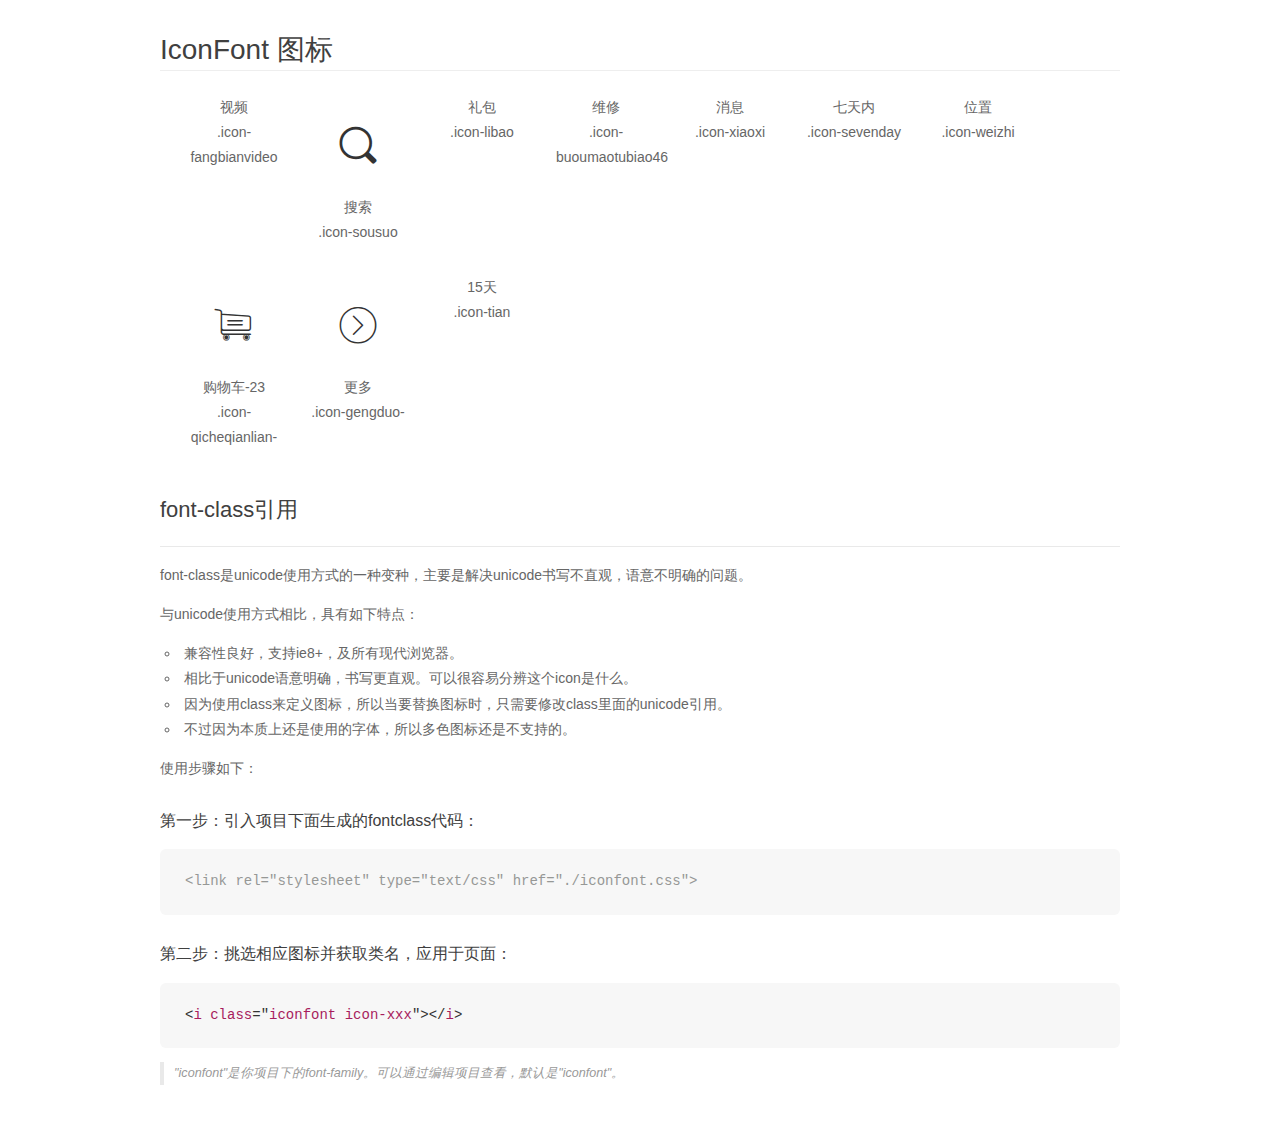
<file: font/demo_fontclass.html>
<!DOCTYPE html>
<html>
<head>
    <meta charset="utf-8"/>
    <title>IconFont</title>
    <link rel="stylesheet" href="demo.css">
    <link rel="stylesheet" href="iconfont.css">
</head>
<body>
    <div class="main markdown">
        <h1>IconFont 图标</h1>
        <ul class="icon_lists clear">
            
                <li>
                <i class="icon iconfont icon-fangbianvideo"></i>
                    <div class="name">视频</div>
                    <div class="fontclass">.icon-fangbianvideo</div>
                </li>
            
                <li>
                <i class="icon iconfont icon-sousuo"></i>
                    <div class="name">搜索</div>
                    <div class="fontclass">.icon-sousuo</div>
                </li>
            
                <li>
                <i class="icon iconfont icon-libao"></i>
                    <div class="name">礼包</div>
                    <div class="fontclass">.icon-libao</div>
                </li>
            
                <li>
                <i class="icon iconfont icon-buoumaotubiao46"></i>
                    <div class="name">维修</div>
                    <div class="fontclass">.icon-buoumaotubiao46</div>
                </li>
            
                <li>
                <i class="icon iconfont icon-xiaoxi"></i>
                    <div class="name">消息</div>
                    <div class="fontclass">.icon-xiaoxi</div>
                </li>
            
                <li>
                <i class="icon iconfont icon-sevenday"></i>
                    <div class="name">七天内</div>
                    <div class="fontclass">.icon-sevenday</div>
                </li>
            
                <li>
                <i class="icon iconfont icon-weizhi"></i>
                    <div class="name">位置</div>
                    <div class="fontclass">.icon-weizhi</div>
                </li>
            
                <li>
                <i class="icon iconfont icon-qicheqianlian-"></i>
                    <div class="name">购物车-23</div>
                    <div class="fontclass">.icon-qicheqianlian-</div>
                </li>
            
                <li>
                <i class="icon iconfont icon-gengduo-"></i>
                    <div class="name">更多</div>
                    <div class="fontclass">.icon-gengduo-</div>
                </li>
            
                <li>
                <i class="icon iconfont icon-tian"></i>
                    <div class="name">15天</div>
                    <div class="fontclass">.icon-tian</div>
                </li>
            
        </ul>

        <h2 id="font-class-">font-class引用</h2>
        <hr>

        <p>font-class是unicode使用方式的一种变种，主要是解决unicode书写不直观，语意不明确的问题。</p>
        <p>与unicode使用方式相比，具有如下特点：</p>
        <ul>
        <li>兼容性良好，支持ie8+，及所有现代浏览器。</li>
        <li>相比于unicode语意明确，书写更直观。可以很容易分辨这个icon是什么。</li>
        <li>因为使用class来定义图标，所以当要替换图标时，只需要修改class里面的unicode引用。</li>
        <li>不过因为本质上还是使用的字体，所以多色图标还是不支持的。</li>
        </ul>
        <p>使用步骤如下：</p>
        <h3 id="-fontclass-">第一步：引入项目下面生成的fontclass代码：</h3>


        <pre><code class="lang-js hljs javascript"><span class="hljs-comment">&lt;link rel="stylesheet" type="text/css" href="./iconfont.css"&gt;</span></code></pre>
        <h3 id="-">第二步：挑选相应图标并获取类名，应用于页面：</h3>
        <pre><code class="lang-css hljs">&lt;<span class="hljs-selector-tag">i</span> <span class="hljs-selector-tag">class</span>="<span class="hljs-selector-tag">iconfont</span> <span class="hljs-selector-tag">icon-xxx</span>"&gt;&lt;/<span class="hljs-selector-tag">i</span>&gt;</code></pre>
        <blockquote>
        <p>"iconfont"是你项目下的font-family。可以通过编辑项目查看，默认是"iconfont"。</p>
        </blockquote>
    </div>
</body>
</html>
</file>
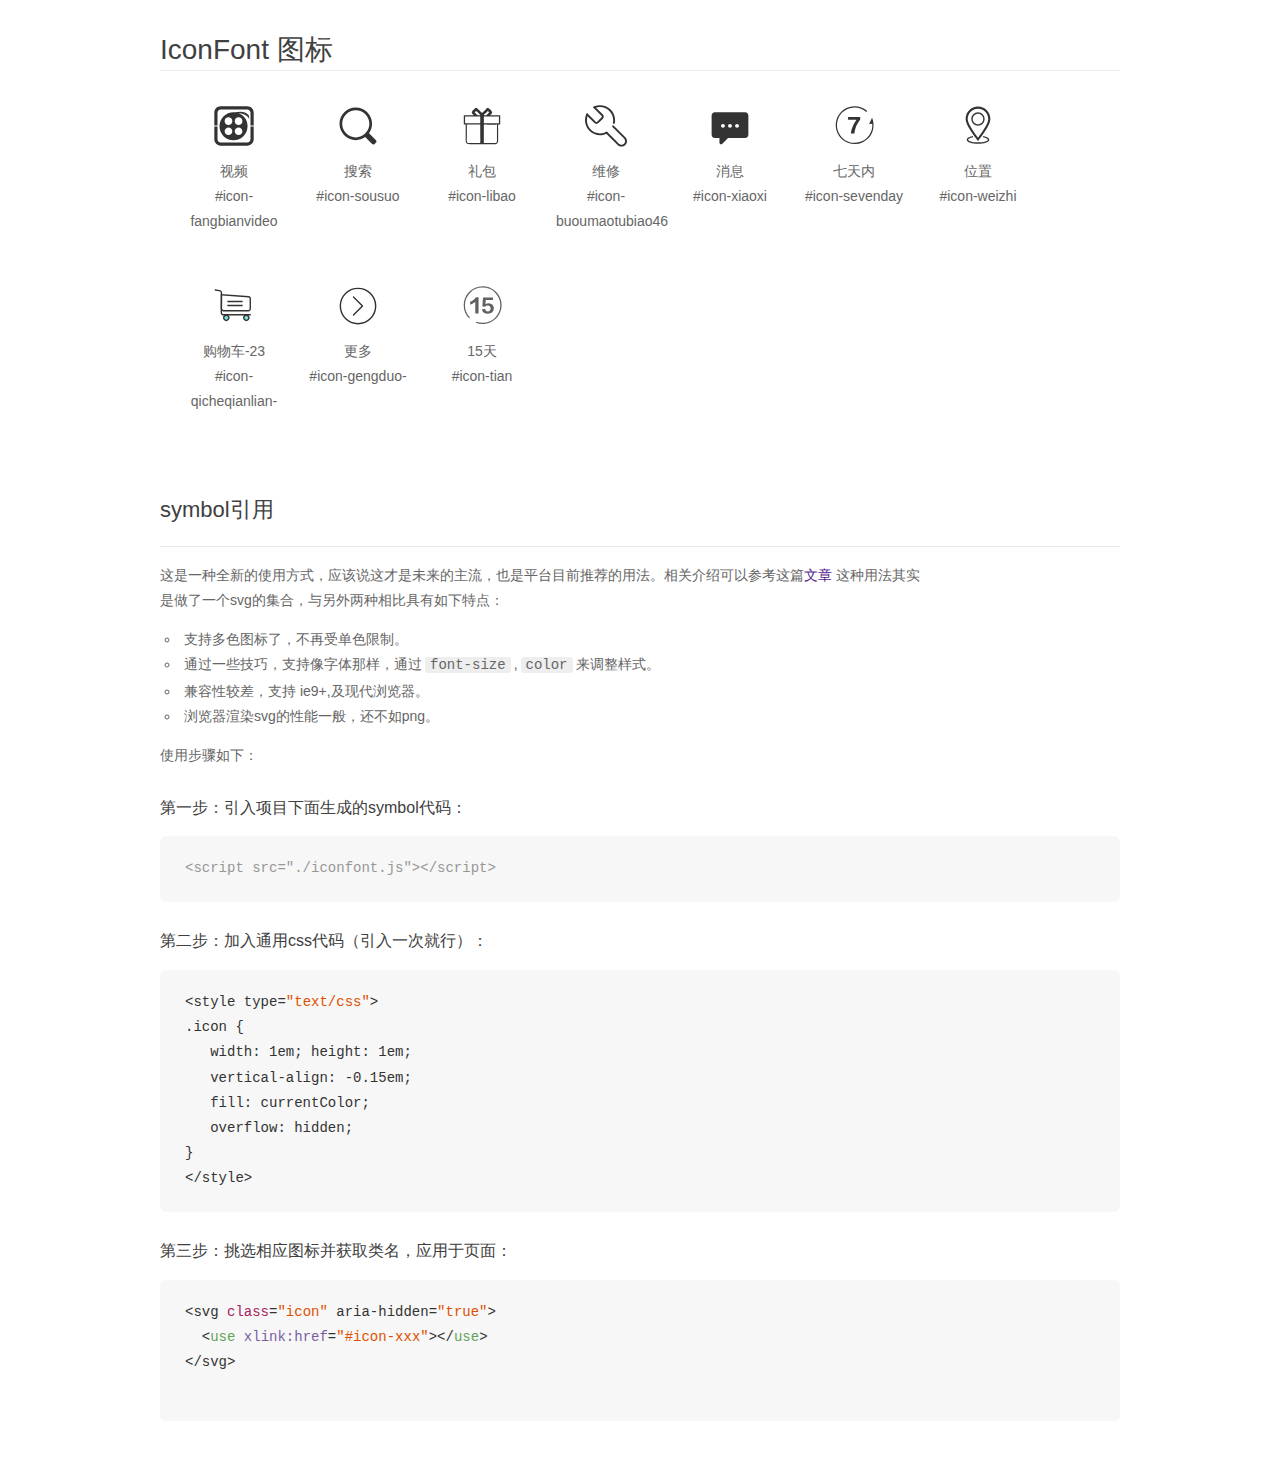
<file: font/demo_symbol.html>
<!DOCTYPE html>
<html>
<head>
    <meta charset="utf-8"/>
    <title>IconFont</title>
    <link rel="stylesheet" href="demo.css">
    <script src="iconfont.js"></script>

    <style type="text/css">
        .icon {
          /* 通过设置 font-size 来改变图标大小 */
          width: 1em; height: 1em;
          /* 图标和文字相邻时，垂直对齐 */
          vertical-align: -0.15em;
          /* 通过设置 color 来改变 SVG 的颜色/fill */
          fill: currentColor;
          /* path 和 stroke 溢出 viewBox 部分在 IE 下会显示
             normalize.css 中也包含这行 */
          overflow: hidden;
        }

    </style>
</head>
<body>
    <div class="main markdown">
        <h1>IconFont 图标</h1>
        <ul class="icon_lists clear">
            
                <li>
                    <svg class="icon" aria-hidden="true">
                        <use xlink:href="#icon-fangbianvideo"></use>
                    </svg>
                    <div class="name">视频</div>
                    <div class="fontclass">#icon-fangbianvideo</div>
                </li>
            
                <li>
                    <svg class="icon" aria-hidden="true">
                        <use xlink:href="#icon-sousuo"></use>
                    </svg>
                    <div class="name">搜索</div>
                    <div class="fontclass">#icon-sousuo</div>
                </li>
            
                <li>
                    <svg class="icon" aria-hidden="true">
                        <use xlink:href="#icon-libao"></use>
                    </svg>
                    <div class="name">礼包</div>
                    <div class="fontclass">#icon-libao</div>
                </li>
            
                <li>
                    <svg class="icon" aria-hidden="true">
                        <use xlink:href="#icon-buoumaotubiao46"></use>
                    </svg>
                    <div class="name">维修</div>
                    <div class="fontclass">#icon-buoumaotubiao46</div>
                </li>
            
                <li>
                    <svg class="icon" aria-hidden="true">
                        <use xlink:href="#icon-xiaoxi"></use>
                    </svg>
                    <div class="name">消息</div>
                    <div class="fontclass">#icon-xiaoxi</div>
                </li>
            
                <li>
                    <svg class="icon" aria-hidden="true">
                        <use xlink:href="#icon-sevenday"></use>
                    </svg>
                    <div class="name">七天内</div>
                    <div class="fontclass">#icon-sevenday</div>
                </li>
            
                <li>
                    <svg class="icon" aria-hidden="true">
                        <use xlink:href="#icon-weizhi"></use>
                    </svg>
                    <div class="name">位置</div>
                    <div class="fontclass">#icon-weizhi</div>
                </li>
            
                <li>
                    <svg class="icon" aria-hidden="true">
                        <use xlink:href="#icon-qicheqianlian-"></use>
                    </svg>
                    <div class="name">购物车-23</div>
                    <div class="fontclass">#icon-qicheqianlian-</div>
                </li>
            
                <li>
                    <svg class="icon" aria-hidden="true">
                        <use xlink:href="#icon-gengduo-"></use>
                    </svg>
                    <div class="name">更多</div>
                    <div class="fontclass">#icon-gengduo-</div>
                </li>
            
                <li>
                    <svg class="icon" aria-hidden="true">
                        <use xlink:href="#icon-tian"></use>
                    </svg>
                    <div class="name">15天</div>
                    <div class="fontclass">#icon-tian</div>
                </li>
            
        </ul>


        <h2 id="symbol-">symbol引用</h2>
        <hr>

        <p>这是一种全新的使用方式，应该说这才是未来的主流，也是平台目前推荐的用法。相关介绍可以参考这篇<a href="">文章</a>
        这种用法其实是做了一个svg的集合，与另外两种相比具有如下特点：</p>
        <ul>
          <li>支持多色图标了，不再受单色限制。</li>
          <li>通过一些技巧，支持像字体那样，通过<code>font-size</code>,<code>color</code>来调整样式。</li>
          <li>兼容性较差，支持 ie9+,及现代浏览器。</li>
          <li>浏览器渲染svg的性能一般，还不如png。</li>
        </ul>
        <p>使用步骤如下：</p>
        <h3 id="-symbol-">第一步：引入项目下面生成的symbol代码：</h3>
        <pre><code class="lang-js hljs javascript"><span class="hljs-comment">&lt;script src="./iconfont.js"&gt;&lt;/script&gt;</span></code></pre>
        <h3 id="-css-">第二步：加入通用css代码（引入一次就行）：</h3>
        <pre><code class="lang-js hljs javascript">&lt;style type=<span class="hljs-string">"text/css"</span>&gt;
.icon {
   width: <span class="hljs-number">1</span>em; height: <span class="hljs-number">1</span>em;
   vertical-align: <span class="hljs-number">-0.15</span>em;
   fill: currentColor;
   overflow: hidden;
}
&lt;<span class="hljs-regexp">/style&gt;</span></code></pre>
        <h3 id="-">第三步：挑选相应图标并获取类名，应用于页面：</h3>
        <pre><code class="lang-js hljs javascript">&lt;svg <span class="hljs-class"><span class="hljs-keyword">class</span></span>=<span class="hljs-string">"icon"</span> aria-hidden=<span class="hljs-string">"true"</span>&gt;<span class="xml"><span class="hljs-tag">
  &lt;<span class="hljs-name">use</span> <span class="hljs-attr">xlink:href</span>=<span class="hljs-string">"#icon-xxx"</span>&gt;</span><span class="hljs-tag">&lt;/<span class="hljs-name">use</span>&gt;</span>
</span>&lt;<span class="hljs-regexp">/svg&gt;
        </span></code></pre>
    </div>
</body>
</html>
</file>
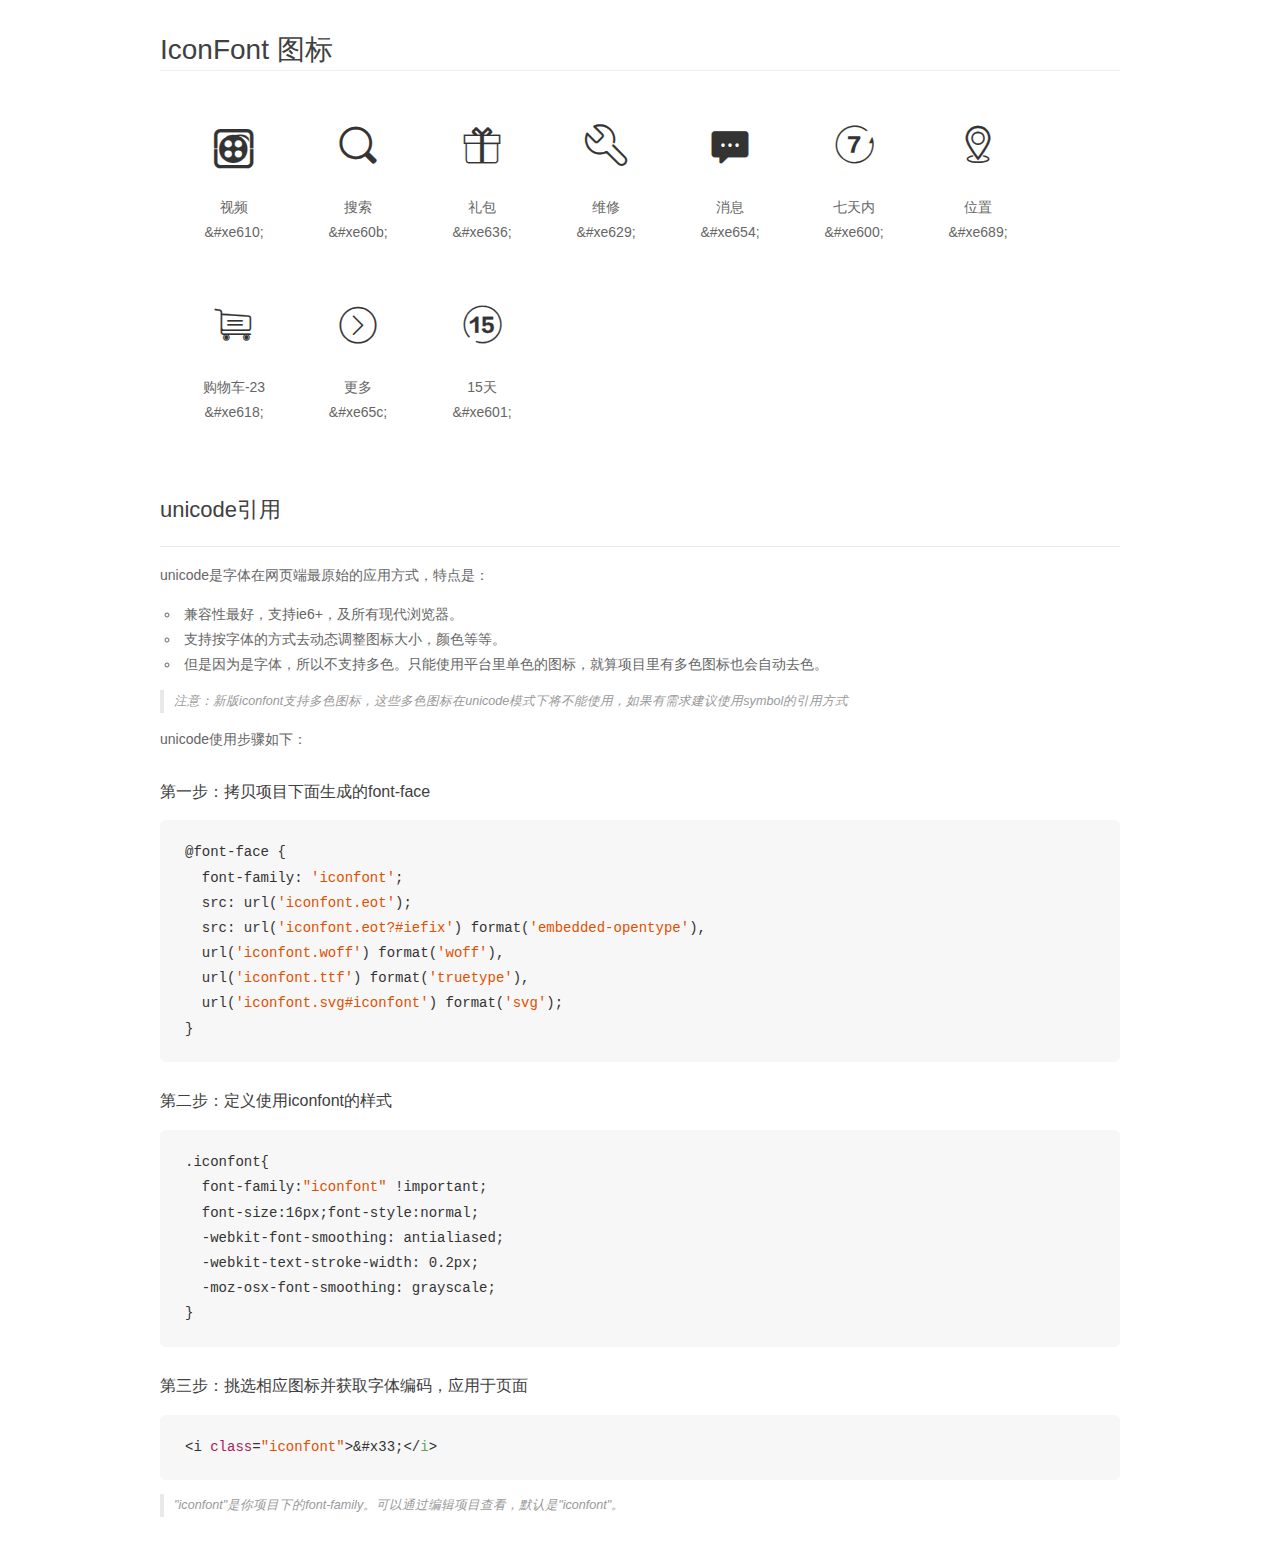
<file: font/demo_unicode.html>
<!DOCTYPE html>
<html>
<head>
    <meta charset="utf-8"/>
    <title>IconFont</title>
    <link rel="stylesheet" href="demo.css">

    <style type="text/css">

        @font-face {font-family: "iconfont";
          src: url('iconfont.eot'); /* IE9*/
          src: url('iconfont.eot#iefix') format('embedded-opentype'), /* IE6-IE8 */
          url('iconfont.woff') format('woff'), /* chrome, firefox */
          url('iconfont.ttf') format('truetype'), /* chrome, firefox, opera, Safari, Android, iOS 4.2+*/
          url('iconfont.svg#iconfont') format('svg'); /* iOS 4.1- */
        }

        .iconfont {
          font-family:"iconfont" !important;
          font-size:16px;
          font-style:normal;
          -webkit-font-smoothing: antialiased;
          -webkit-text-stroke-width: 0.2px;
          -moz-osx-font-smoothing: grayscale;
        }

    </style>
</head>
<body>
    <div class="main markdown">
        <h1>IconFont 图标</h1>
        <ul class="icon_lists clear">
            
                <li>
                <i class="icon iconfont">&#xe610;</i>
                    <div class="name">视频</div>
                    <div class="code">&amp;#xe610;</div>
                </li>
            
                <li>
                <i class="icon iconfont">&#xe60b;</i>
                    <div class="name">搜索</div>
                    <div class="code">&amp;#xe60b;</div>
                </li>
            
                <li>
                <i class="icon iconfont">&#xe636;</i>
                    <div class="name">礼包</div>
                    <div class="code">&amp;#xe636;</div>
                </li>
            
                <li>
                <i class="icon iconfont">&#xe629;</i>
                    <div class="name">维修</div>
                    <div class="code">&amp;#xe629;</div>
                </li>
            
                <li>
                <i class="icon iconfont">&#xe654;</i>
                    <div class="name">消息</div>
                    <div class="code">&amp;#xe654;</div>
                </li>
            
                <li>
                <i class="icon iconfont">&#xe600;</i>
                    <div class="name">七天内</div>
                    <div class="code">&amp;#xe600;</div>
                </li>
            
                <li>
                <i class="icon iconfont">&#xe689;</i>
                    <div class="name">位置</div>
                    <div class="code">&amp;#xe689;</div>
                </li>
            
                <li>
                <i class="icon iconfont">&#xe618;</i>
                    <div class="name">购物车-23</div>
                    <div class="code">&amp;#xe618;</div>
                </li>
            
                <li>
                <i class="icon iconfont">&#xe65c;</i>
                    <div class="name">更多</div>
                    <div class="code">&amp;#xe65c;</div>
                </li>
            
                <li>
                <i class="icon iconfont">&#xe601;</i>
                    <div class="name">15天</div>
                    <div class="code">&amp;#xe601;</div>
                </li>
            
        </ul>
        <h2 id="unicode-">unicode引用</h2>
        <hr>

        <p>unicode是字体在网页端最原始的应用方式，特点是：</p>
        <ul>
        <li>兼容性最好，支持ie6+，及所有现代浏览器。</li>
        <li>支持按字体的方式去动态调整图标大小，颜色等等。</li>
        <li>但是因为是字体，所以不支持多色。只能使用平台里单色的图标，就算项目里有多色图标也会自动去色。</li>
        </ul>
        <blockquote>
        <p>注意：新版iconfont支持多色图标，这些多色图标在unicode模式下将不能使用，如果有需求建议使用symbol的引用方式</p>
        </blockquote>
        <p>unicode使用步骤如下：</p>
        <h3 id="-font-face">第一步：拷贝项目下面生成的font-face</h3>
        <pre><code class="lang-js hljs javascript">@font-face {
  font-family: <span class="hljs-string">'iconfont'</span>;
  src: url(<span class="hljs-string">'iconfont.eot'</span>);
  src: url(<span class="hljs-string">'iconfont.eot?#iefix'</span>) format(<span class="hljs-string">'embedded-opentype'</span>),
  url(<span class="hljs-string">'iconfont.woff'</span>) format(<span class="hljs-string">'woff'</span>),
  url(<span class="hljs-string">'iconfont.ttf'</span>) format(<span class="hljs-string">'truetype'</span>),
  url(<span class="hljs-string">'iconfont.svg#iconfont'</span>) format(<span class="hljs-string">'svg'</span>);
}
</code></pre>
        <h3 id="-iconfont-">第二步：定义使用iconfont的样式</h3>
        <pre><code class="lang-js hljs javascript">.iconfont{
  font-family:<span class="hljs-string">"iconfont"</span> !important;
  font-size:<span class="hljs-number">16</span>px;font-style:normal;
  -webkit-font-smoothing: antialiased;
  -webkit-text-stroke-width: <span class="hljs-number">0.2</span>px;
  -moz-osx-font-smoothing: grayscale;
}
</code></pre>
        <h3 id="-">第三步：挑选相应图标并获取字体编码，应用于页面</h3>
        <pre><code class="lang-js hljs javascript">&lt;i <span class="hljs-class"><span class="hljs-keyword">class</span></span>=<span class="hljs-string">"iconfont"</span>&gt;&amp;#x33;<span class="xml"><span class="hljs-tag">&lt;/<span class="hljs-name">i</span>&gt;</span></span></code></pre>

        <blockquote>
        <p>"iconfont"是你项目下的font-family。可以通过编辑项目查看，默认是"iconfont"。</p>
        </blockquote>
    </div>


</body>
</html>
</file>
<file: font/iconfont.css>
@font-face {font-family: "iconfont";
  src: url('iconfont.eot?t=1507777731035'); /* IE9*/
  src: url('iconfont.eot?t=1507777731035#iefix') format('embedded-opentype'), /* IE6-IE8 */
  url('[data-uri]') format('woff'),
  url('iconfont.ttf?t=1507777731035') format('truetype'), /* chrome, firefox, opera, Safari, Android, iOS 4.2+*/
  url('iconfont.svg?t=1507777731035#iconfont') format('svg'); /* iOS 4.1- */
}

.iconfont {
  font-family:"iconfont" !important;
  font-size:16px;
  font-style:normal;
  -webkit-font-smoothing: antialiased;
  -moz-osx-font-smoothing: grayscale;
}

.icon-sousuo:before { content: "\e60b"; }

.icon-qicheqianlian-:before { content: "\e618"; }

.icon-gengduo-:before { content: "\e65c"; }
</file>
<file: font/demo.css>
*{margin: 0;padding: 0;list-style: none;}
/*
KISSY CSS Reset
理念：1. reset 的目的不是清除浏览器的默认样式，这仅是部分工作。清除和重置是紧密不可分的。
2. reset 的目的不是让默认样式在所有浏览器下一致，而是减少默认样式有可能带来的问题。
3. reset 期望提供一套普适通用的基础样式。但没有银弹，推荐根据具体需求，裁剪和修改后再使用。
特色：1. 适应中文；2. 基于最新主流浏览器。
维护：玉伯<lifesinger@gmail.com>, 正淳<ragecarrier@gmail.com>
 */

/** 清除内外边距 **/
body, h1, h2, h3, h4, h5, h6, hr, p, blockquote, /* structural elements 结构元素 */
dl, dt, dd, ul, ol, li, /* list elements 列表元素 */
pre, /* text formatting elements 文本格式元素 */
form, fieldset, legend, button, input, textarea, /* form elements 表单元素 */
th, td /* table elements 表格元素 */ {
  margin: 0;
  padding: 0;
}

/** 设置默认字体 **/
body,
button, input, select, textarea /* for ie */ {
  font: 12px/1.5 tahoma, arial, \5b8b\4f53, sans-serif;
}
h1, h2, h3, h4, h5, h6 { font-size: 100%; }
address, cite, dfn, em, var { font-style: normal; } /* 将斜体扶正 */
code, kbd, pre, samp { font-family: courier new, courier, monospace; } /* 统一等宽字体 */
small { font-size: 12px; } /* 小于 12px 的中文很难阅读，让 small 正常化 */

/** 重置列表元素 **/
ul, ol { list-style: none; }

/** 重置文本格式元素 **/
a { text-decoration: none; }
a:hover { text-decoration: underline; }


/** 重置表单元素 **/
legend { color: #000; } /* for ie6 */
fieldset, img { border: 0; } /* img 搭车：让链接里的 img 无边框 */
button, input, select, textarea { font-size: 100%; } /* 使得表单元素在 ie 下能继承字体大小 */
/* 注：optgroup 无法扶正 */

/** 重置表格元素 **/
table { border-collapse: collapse; border-spacing: 0; }

/* 清除浮动 */
.ks-clear:after, .clear:after {
  content: '\20';
  display: block;
  height: 0;
  clear: both;
}
.ks-clear, .clear {
  *zoom: 1;
}

.main {
  padding: 30px 100px;
width: 960px;
margin: 0 auto;
}
.main h1{font-size:36px; color:#333; text-align:left;margin-bottom:30px; border-bottom: 1px solid #eee;}

.helps{margin-top:40px;}
.helps pre{
  padding:20px;
  margin:10px 0;
  border:solid 1px #e7e1cd;
  background-color: #fffdef;
  overflow: auto;
}

.icon_lists{
  width: 100% !important;

}

.icon_lists li{
  float:left;
  width: 100px;
  height:180px;
  text-align: center;
  list-style: none !important;
}
.icon_lists .icon{
  font-size: 42px;
  line-height: 100px;
  margin: 10px 0;
  color:#333;
  -webkit-transition: font-size 0.25s ease-out 0s;
  -moz-transition: font-size 0.25s ease-out 0s;
  transition: font-size 0.25s ease-out 0s;

}
.icon_lists .icon:hover{
  font-size: 100px;
}



.markdown {
  color: #666;
  font-size: 14px;
  line-height: 1.8;
}

.highlight {
  line-height: 1.5;
}

.markdown img {
  vertical-align: middle;
  max-width: 100%;
}

.markdown h1 {
  color: #404040;
  font-weight: 500;
  line-height: 40px;
  margin-bottom: 24px;
}

.markdown h2,
.markdown h3,
.markdown h4,
.markdown h5,
.markdown h6 {
  color: #404040;
  margin: 1.6em 0 0.6em 0;
  font-weight: 500;
  clear: both;
}

.markdown h1 {
  font-size: 28px;
}

.markdown h2 {
  font-size: 22px;
}

.markdown h3 {
  font-size: 16px;
}

.markdown h4 {
  font-size: 14px;
}

.markdown h5 {
  font-size: 12px;
}

.markdown h6 {
  font-size: 12px;
}

.markdown hr {
  height: 1px;
  border: 0;
  background: #e9e9e9;
  margin: 16px 0;
  clear: both;
}

.markdown p,
.markdown pre {
  margin: 1em 0;
}

.markdown > p,
.markdown > blockquote,
.markdown > .highlight,
.markdown > ol,
.markdown > ul {
  width: 80%;
}

.markdown ul > li {
  list-style: circle;
}

.markdown > ul li,
.markdown blockquote ul > li {
  margin-left: 20px;
  padding-left: 4px;
}

.markdown > ul li p,
.markdown > ol li p {
  margin: 0.6em 0;
}

.markdown ol > li {
  list-style: decimal;
}

.markdown > ol li,
.markdown blockquote ol > li {
  margin-left: 20px;
  padding-left: 4px;
}

.markdown code {
  margin: 0 3px;
  padding: 0 5px;
  background: #eee;
  border-radius: 3px;
}

.markdown pre {
  border-radius: 6px;
  background: #f7f7f7;
  padding: 20px;
}

.markdown pre code {
  border: none;
  background: #f7f7f7;
  margin: 0;
}

.markdown strong,
.markdown b {
  font-weight: 600;
}

.markdown > table {
  border-collapse: collapse;
  border-spacing: 0px;
  empty-cells: show;
  border: 1px solid #e9e9e9;
  width: 95%;
  margin-bottom: 24px;
}

.markdown > table th {
  white-space: nowrap;
  color: #333;
  font-weight: 600;

}

.markdown > table th,
.markdown > table td {
  border: 1px solid #e9e9e9;
  padding: 8px 16px;
  text-align: left;
}

.markdown > table th {
  background: #F7F7F7;
}

.markdown blockquote {
  font-size: 90%;
  color: #999;
  border-left: 4px solid #e9e9e9;
  padding-left: 0.8em;
  margin: 1em 0;
  font-style: italic;
}

.markdown blockquote p {
  margin: 0;
}

.markdown .anchor {
  opacity: 0;
  transition: opacity 0.3s ease;
  margin-left: 8px;
}

.markdown .waiting {
  color: #ccc;
}

.markdown h1:hover .anchor,
.markdown h2:hover .anchor,
.markdown h3:hover .anchor,
.markdown h4:hover .anchor,
.markdown h5:hover .anchor,
.markdown h6:hover .anchor {
  opacity: 1;
  display: inline-block;
}

.markdown > br,
.markdown > p > br {
  clear: both;
}


.hljs {
  display: block;
  background: white;
  padding: 0.5em;
  color: #333333;
  overflow-x: auto;
}

.hljs-comment,
.hljs-meta {
  color: #969896;
}

.hljs-string,
.hljs-variable,
.hljs-template-variable,
.hljs-strong,
.hljs-emphasis,
.hljs-quote {
  color: #df5000;
}

.hljs-keyword,
.hljs-selector-tag,
.hljs-type {
  color: #a71d5d;
}

.hljs-literal,
.hljs-symbol,
.hljs-bullet,
.hljs-attribute {
  color: #0086b3;
}

.hljs-section,
.hljs-name {
  color: #63a35c;
}

.hljs-tag {
  color: #333333;
}

.hljs-title,
.hljs-attr,
.hljs-selector-id,
.hljs-selector-class,
.hljs-selector-attr,
.hljs-selector-pseudo {
  color: #795da3;
}

.hljs-addition {
  color: #55a532;
  background-color: #eaffea;
}

.hljs-deletion {
  color: #bd2c00;
  background-color: #ffecec;
}

.hljs-link {
  text-decoration: underline;
}

pre{
  background: #fff;
}
</file>
